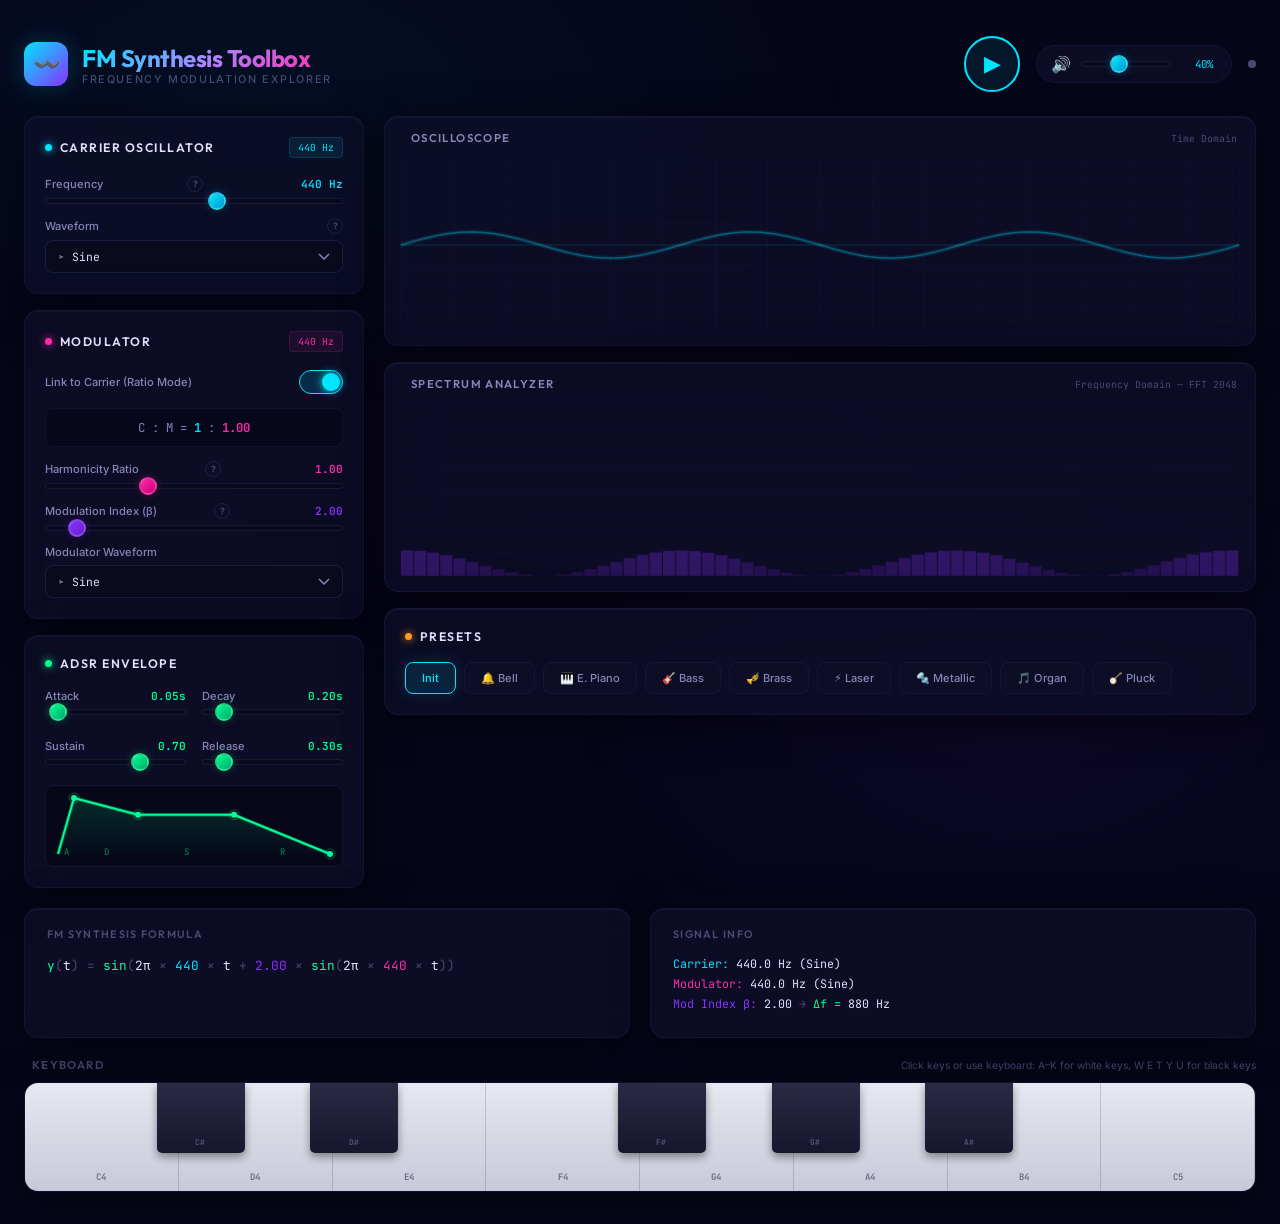
<file: fm_toolbox/index.html>
<!DOCTYPE html>
<html lang="en">
<head>
  <meta charset="UTF-8">
  <meta name="viewport" content="width=device-width, initial-scale=1.0">
  <meta name="description" content="Interactive Frequency Modulation Synthesis Toolbox — explore FM synthesis with real-time audio, waveform visualization, and spectrum analysis.">
  <title>FM Synthesis Toolbox</title>
  <link rel="stylesheet" href="style.css">
  <link rel="icon" href="data:image/svg+xml,<svg xmlns='http://www.w3.org/2000/svg' viewBox='0 0 100 100'><text y='.9em' font-size='90'>〰️</text></svg>">
</head>
<body>

<div id="app">

  <!-- ════════ Header ════════ -->
  <header class="header">
    <div class="header__brand">
      <div class="header__icon">〰️</div>
      <div>
        <h1 class="header__title">FM Synthesis Toolbox</h1>
        <p class="header__subtitle">Frequency Modulation Explorer</p>
      </div>
    </div>
    <div class="header__controls">
      <button id="playBtn" class="play-btn" title="Play / Stop (Space)">▶</button>
      <div class="volume-group">
        <span class="volume-group__icon">🔊</span>
        <input type="range" id="masterVolume" min="0" max="100" value="40">
        <span id="masterVolumeVal" class="volume-group__val">40%</span>
      </div>
      <div class="status-dot" id="statusDot"></div>
    </div>
  </header>

  <!-- ════════ Main Grid ════════ -->
  <div class="main-grid">

    <!-- ──── Left: Controls ──── -->
    <div class="controls-col">

      <!-- Carrier -->
      <section class="panel" id="carrierPanel">
        <div class="panel__header">
          <div class="panel__title"><span class="dot dot--cyan"></span> Carrier Oscillator</div>
          <span class="panel__badge" id="carrierBadge">440 Hz</span>
        </div>
        <div class="ctrl-row">
          <div class="ctrl-row__label">
            Frequency <span class="info-tip" data-tip="The main pitch of the output signal. This is the frequency being modulated.">?</span>
            <span class="ctrl-row__value" id="carrierFreqVal">440.0 Hz</span>
          </div>
          <input type="range" id="carrierFreq" min="0" max="100" value="55" step="0.1">
        </div>
        <div class="ctrl-row">
          <div class="ctrl-row__label">
            Waveform
            <span class="info-tip" data-tip="Shape of the carrier wave. Sine is pure; others add harmonic overtones.">?</span>
          </div>
          <select id="carrierWave" class="wave-select">
            <option value="sine" selected>▹ Sine</option>
            <option value="square">▹ Square</option>
            <option value="sawtooth">▹ Sawtooth</option>
            <option value="triangle">▹ Triangle</option>
          </select>
        </div>
      </section>

      <!-- Modulator -->
      <section class="panel" id="modulatorPanel">
        <div class="panel__header">
          <div class="panel__title"><span class="dot dot--magenta"></span> Modulator</div>
          <span class="panel__badge" style="background:rgba(255,42,170,0.08);color:var(--magenta);border-color:rgba(255,42,170,0.15)" id="modBadge">440 Hz</span>
        </div>

        <div class="toggle-row">
          <span class="toggle-label">Link to Carrier (Ratio Mode)</span>
          <label class="toggle">
            <input type="checkbox" id="ratioMode" checked>
            <span class="toggle__track"></span>
            <span class="toggle__thumb"></span>
          </label>
        </div>

        <div class="ratio-display" id="ratioDisplay">
          C : M = <span class="rc">1</span> : <span class="rm">1</span>
        </div>

        <div class="ctrl-row" id="ratioRow">
          <div class="ctrl-row__label">
            Harmonicity Ratio
            <span class="info-tip" data-tip="Ratio of modulator to carrier frequency. Integer ratios produce harmonic tones; non-integer ratios create inharmonic, bell-like sounds.">?</span>
            <span class="ctrl-row__value ctrl-row__value--magenta" id="ratioVal">1.00</span>
          </div>
          <input type="range" class="magenta" id="ratioSlider" min="0" max="100" value="12.5" step="0.1">
        </div>

        <div class="ctrl-row" id="freeFreqRow" style="display:none;">
          <div class="ctrl-row__label">
            Frequency
            <span class="ctrl-row__value ctrl-row__value--magenta" id="modFreqVal">440.0 Hz</span>
          </div>
          <input type="range" class="magenta" id="modFreq" min="0" max="100" value="55" step="0.1">
        </div>

        <div class="ctrl-row">
          <div class="ctrl-row__label">
            Modulation Index (β)
            <span class="info-tip" data-tip="Controls how much the modulator affects the carrier. Higher values create richer, more complex spectra with more sidebands.">?</span>
            <span class="ctrl-row__value ctrl-row__value--purple" id="modIndexVal">2.00</span>
          </div>
          <input type="range" class="purple" id="modIndex" min="0" max="250" value="20" step="1">
        </div>

        <div class="ctrl-row">
          <div class="ctrl-row__label">Modulator Waveform</div>
          <select id="modWave" class="wave-select">
            <option value="sine" selected>▹ Sine</option>
            <option value="square">▹ Square</option>
            <option value="sawtooth">▹ Sawtooth</option>
            <option value="triangle">▹ Triangle</option>
          </select>
        </div>
      </section>

      <!-- Envelope -->
      <section class="panel" id="envelopePanel">
        <div class="panel__header">
          <div class="panel__title"><span class="dot dot--green"></span> ADSR Envelope</div>
        </div>
        <div class="adsr-grid">
          <div class="ctrl-row">
            <div class="ctrl-row__label">Attack <span class="ctrl-row__value ctrl-row__value--green" id="attackVal">0.05s</span></div>
            <input type="range" class="green" id="attack" min="1" max="2000" value="50">
          </div>
          <div class="ctrl-row">
            <div class="ctrl-row__label">Decay <span class="ctrl-row__value ctrl-row__value--green" id="decayVal">0.20s</span></div>
            <input type="range" class="green" id="decay" min="1" max="2000" value="200">
          </div>
          <div class="ctrl-row">
            <div class="ctrl-row__label">Sustain <span class="ctrl-row__value ctrl-row__value--green" id="sustainVal">0.70</span></div>
            <input type="range" class="green" id="sustain" min="0" max="100" value="70">
          </div>
          <div class="ctrl-row">
            <div class="ctrl-row__label">Release <span class="ctrl-row__value ctrl-row__value--green" id="releaseVal">0.30s</span></div>
            <input type="range" class="green" id="release" min="1" max="3000" value="300">
          </div>
        </div>
        <div class="envelope-canvas-wrap">
          <canvas id="envelopeCanvas" class="envelope-canvas"></canvas>
        </div>
      </section>
    </div>

    <!-- ──── Right: Visuals ──── -->
    <div class="visuals-col">

      <!-- Waveform -->
      <div class="viz-container">
        <div class="viz-container__header">
          <span class="viz-container__title"><span class="dot dot--cyan"></span> Oscilloscope</span>
          <span class="viz-container__info" id="waveInfo">Time Domain</span>
        </div>
        <canvas id="waveformCanvas" class="viz-canvas"></canvas>
      </div>

      <!-- Spectrum -->
      <div class="viz-container">
        <div class="viz-container__header">
          <span class="viz-container__title"><span class="dot dot--magenta"></span> Spectrum Analyzer</span>
          <span class="viz-container__info" id="specInfo">Frequency Domain — FFT 2048</span>
        </div>
        <canvas id="spectrumCanvas" class="viz-canvas"></canvas>
      </div>

      <!-- Presets + Formula -->
      <section class="panel">
        <div class="panel__header">
          <div class="panel__title"><span class="dot dot--orange"></span> Presets</div>
        </div>
        <div class="presets-bar" id="presetsBar">
          <button class="preset-btn active" data-preset="init">Init</button>
          <button class="preset-btn" data-preset="bell">🔔 Bell</button>
          <button class="preset-btn" data-preset="epiano">🎹 E. Piano</button>
          <button class="preset-btn" data-preset="bass">🎸 Bass</button>
          <button class="preset-btn" data-preset="brass">🎺 Brass</button>
          <button class="preset-btn" data-preset="laser">⚡ Laser</button>
          <button class="preset-btn" data-preset="metallic">🔩 Metallic</button>
          <button class="preset-btn" data-preset="organ">🎵 Organ</button>
          <button class="preset-btn" data-preset="pluck">🪕 Pluck</button>
        </div>
      </section>

    </div>
  </div>

  <!-- ════════ Bottom ════════ -->
  <div class="bottom-grid">

    <!-- Formula -->
    <div class="formula-box">
      <div class="formula-box__title">FM Synthesis Formula</div>
      <div class="formula-box__content" id="formulaContent">
        <span class="f-fn">y</span><span class="f-op">(</span>t<span class="f-op">) = </span>
        <span class="f-fn">sin</span><span class="f-op">(</span>2π <span class="f-op">×</span>
        <span class="f-carrier" id="fCarrier">440</span>
        <span class="f-op"> × </span>t
        <span class="f-op"> + </span>
        <span class="f-index" id="fIndex">2.00</span>
        <span class="f-op"> × </span>
        <span class="f-fn">sin</span><span class="f-op">(</span>2π <span class="f-op">×</span>
        <span class="f-mod" id="fMod">440</span>
        <span class="f-op"> × </span>t<span class="f-op">))</span>
      </div>
    </div>

    <!-- Keyboard hint -->
    <div class="formula-box">
      <div class="formula-box__title">Signal Info</div>
      <div class="formula-box__content" id="signalInfo" style="white-space:normal; line-height:1.7; font-size:0.78rem;">
        <span class="f-carrier">Carrier:</span> <span id="sigCarrier">440.0 Hz (Sine)</span><br>
        <span class="f-mod">Modulator:</span> <span id="sigMod">440.0 Hz (Sine)</span><br>
        <span class="f-index">Mod Index β:</span> <span id="sigIndex">2.00</span>
        <span class="f-op"> → </span>
        <span class="f-fn">Δf = </span><span id="sigDeviation">880 Hz</span>
      </div>
    </div>

  </div>

  <!-- ════════ Keyboard ════════ -->
  <section class="keyboard-section">
    <div class="keyboard-section__header">
      <span class="keyboard-section__title"><span class="dot dot--cyan"></span> Keyboard</span>
      <span class="keyboard-section__hint">Click keys or use keyboard: A–K for white keys, W E T Y U for black keys</span>
    </div>
    <div class="keyboard" id="keyboard">
      <!-- White keys -->
      <div class="key" data-note="C4"  data-freq="261.63"><span class="key__label">C4</span></div>
      <div class="key" data-note="D4"  data-freq="293.66"><span class="key__label">D4</span></div>
      <div class="key" data-note="E4"  data-freq="329.63"><span class="key__label">E4</span></div>
      <div class="key" data-note="F4"  data-freq="349.23"><span class="key__label">F4</span></div>
      <div class="key" data-note="G4"  data-freq="392.00"><span class="key__label">G4</span></div>
      <div class="key" data-note="A4"  data-freq="440.00"><span class="key__label">A4</span></div>
      <div class="key" data-note="B4"  data-freq="493.88"><span class="key__label">B4</span></div>
      <div class="key" data-note="C5"  data-freq="523.25"><span class="key__label">C5</span></div>
      <!-- Black keys -->
      <div class="key key--black" data-note="C#4" data-freq="277.18" style="left:10.71%"><span class="key__label">C#</span></div>
      <div class="key key--black" data-note="D#4" data-freq="311.13" style="left:23.21%"><span class="key__label">D#</span></div>
      <div class="key key--black" data-note="F#4" data-freq="369.99" style="left:48.21%"><span class="key__label">F#</span></div>
      <div class="key key--black" data-note="G#4" data-freq="415.30" style="left:60.71%"><span class="key__label">G#</span></div>
      <div class="key key--black" data-note="A#4" data-freq="466.16" style="left:73.21%"><span class="key__label">A#</span></div>
    </div>
  </section>

</div>

<script src="app.js"></script>
</body>
</html>
</file>
<file: fm_toolbox/style.css>
/* ═══════════════════════════════════════════════════════
   FM Synthesis Toolbox — Design System
   ═══════════════════════════════════════════════════════ */

@import url('https://fonts.googleapis.com/css2?family=Inter:wght@300;400;500;600;700&family=JetBrains+Mono:wght@400;500;600&family=Outfit:wght@400;500;600;700&display=swap');

/* ── Variables ── */
:root {
  --bg-deep: #06061a;
  --bg-primary: #0a0a22;
  --bg-card: rgba(14, 14, 40, 0.82);
  --bg-card-alt: rgba(20, 18, 50, 0.75);
  --bg-input: rgba(10, 10, 30, 0.9);
  --border: rgba(80, 80, 180, 0.12);
  --border-active: rgba(0, 230, 255, 0.35);

  --cyan: #00e5ff;
  --cyan-dim: #007a8a;
  --magenta: #ff2aaa;
  --magenta-dim: #8a1060;
  --purple: #8833ff;
  --green: #00ff94;
  --orange: #ff9922;
  --yellow: #ffe033;
  --red: #ff3355;

  --text: #e0e0fa;
  --text-secondary: #8585b8;
  --text-dim: #4a4a72;

  --font: 'Inter', system-ui, sans-serif;
  --font-display: 'Outfit', sans-serif;
  --font-mono: 'JetBrains Mono', monospace;

  --radius: 14px;
  --radius-sm: 8px;
  --radius-xs: 5px;

  --glow-cyan: 0 0 24px rgba(0, 229, 255, 0.18), 0 0 60px rgba(0, 229, 255, 0.06);
  --glow-magenta: 0 0 24px rgba(255, 42, 170, 0.18), 0 0 60px rgba(255, 42, 170, 0.06);
  --glow-purple: 0 0 24px rgba(136, 51, 255, 0.18);
  --card-shadow: 0 8px 40px rgba(0, 0, 0, 0.55), inset 0 1px 0 rgba(255,255,255,0.04);
}

/* ── Reset ── */
*, *::before, *::after { box-sizing: border-box; margin: 0; padding: 0; }

html {
  font-size: 15px;
  scroll-behavior: smooth;
}

body {
  font-family: var(--font);
  background: var(--bg-deep);
  color: var(--text);
  min-height: 100vh;
  overflow-x: hidden;
  -webkit-font-smoothing: antialiased;
}

/* Animated background */
body::before {
  content: '';
  position: fixed; inset: 0;
  background:
    radial-gradient(ellipse 80% 60% at 20% 10%, rgba(0, 229, 255, 0.04) 0%, transparent 60%),
    radial-gradient(ellipse 60% 50% at 80% 80%, rgba(136, 51, 255, 0.05) 0%, transparent 60%),
    radial-gradient(ellipse 50% 40% at 50% 50%, rgba(255, 42, 170, 0.03) 0%, transparent 70%);
  pointer-events: none;
  z-index: 0;
}

/* ── Layout ── */
#app {
  position: relative;
  z-index: 1;
  max-width: 1380px;
  margin: 0 auto;
  padding: 20px 24px 32px;
}

/* ── Header ── */
.header {
  display: flex;
  align-items: center;
  justify-content: space-between;
  gap: 20px;
  padding: 16px 0 24px;
  flex-wrap: wrap;
}

.header__brand {
  display: flex;
  align-items: center;
  gap: 14px;
}

.header__icon {
  width: 44px; height: 44px;
  background: linear-gradient(135deg, var(--cyan), var(--purple));
  border-radius: 12px;
  display: flex; align-items: center; justify-content: center;
  font-size: 22px;
  box-shadow: var(--glow-cyan);
  animation: iconPulse 3s ease-in-out infinite;
}

@keyframes iconPulse {
  0%, 100% { box-shadow: var(--glow-cyan); }
  50% { box-shadow: 0 0 30px rgba(0,229,255,0.3), 0 0 70px rgba(0,229,255,0.1); }
}

.header__title {
  font-family: var(--font-display);
  font-size: 1.6rem;
  font-weight: 700;
  background: linear-gradient(135deg, var(--cyan), #aa88ff, var(--magenta));
  -webkit-background-clip: text;
  -webkit-text-fill-color: transparent;
  background-clip: text;
  letter-spacing: -0.02em;
}

.header__subtitle {
  font-size: 0.72rem;
  color: var(--text-dim);
  text-transform: uppercase;
  letter-spacing: 0.15em;
  font-weight: 500;
}

.header__controls {
  display: flex;
  align-items: center;
  gap: 16px;
}

/* ── Play Button ── */
.play-btn {
  width: 56px; height: 56px;
  border-radius: 50%;
  border: 2px solid var(--cyan);
  background: rgba(0, 229, 255, 0.08);
  color: var(--cyan);
  font-size: 22px;
  cursor: pointer;
  display: flex; align-items: center; justify-content: center;
  transition: all 0.25s ease;
  position: relative;
  flex-shrink: 0;
}

.play-btn:hover {
  background: rgba(0, 229, 255, 0.18);
  box-shadow: var(--glow-cyan);
  transform: scale(1.06);
}

.play-btn.active {
  border-color: var(--magenta);
  background: rgba(255, 42, 170, 0.15);
  color: var(--magenta);
  animation: playPulse 1.5s ease-in-out infinite;
}

@keyframes playPulse {
  0%, 100% { box-shadow: 0 0 12px rgba(255,42,170,0.2); }
  50% { box-shadow: 0 0 28px rgba(255,42,170,0.4), 0 0 60px rgba(255,42,170,0.1); }
}

/* ── Volume ── */
.volume-group {
  display: flex;
  align-items: center;
  gap: 10px;
  background: var(--bg-card);
  border: 1px solid var(--border);
  border-radius: 30px;
  padding: 8px 18px 8px 14px;
  backdrop-filter: blur(12px);
}

.volume-group__icon {
  font-size: 16px;
  color: var(--text-secondary);
}

.volume-group input[type="range"] {
  width: 90px;
}

.volume-group__val {
  font-family: var(--font-mono);
  font-size: 0.72rem;
  color: var(--cyan);
  min-width: 32px;
  text-align: right;
}

/* ── Main Grid ── */
.main-grid {
  display: grid;
  grid-template-columns: 340px 1fr;
  gap: 20px;
  margin-bottom: 20px;
}

.controls-col {
  display: flex;
  flex-direction: column;
  gap: 16px;
}

.visuals-col {
  display: flex;
  flex-direction: column;
  gap: 16px;
}

/* ── Panel / Card ── */
.panel {
  background: var(--bg-card);
  border: 1px solid var(--border);
  border-radius: var(--radius);
  padding: 20px;
  backdrop-filter: blur(16px);
  box-shadow: var(--card-shadow);
  transition: border-color 0.3s ease;
}

.panel:hover {
  border-color: rgba(100, 100, 200, 0.2);
}

.panel__header {
  display: flex;
  align-items: center;
  justify-content: space-between;
  margin-bottom: 18px;
}

.panel__title {
  font-family: var(--font-display);
  font-size: 0.82rem;
  font-weight: 600;
  text-transform: uppercase;
  letter-spacing: 0.12em;
  display: flex;
  align-items: center;
  gap: 8px;
}

.panel__title .dot {
  width: 7px; height: 7px;
  border-radius: 50%;
  display: inline-block;
}

.dot--cyan { background: var(--cyan); box-shadow: 0 0 8px var(--cyan); }
.dot--magenta { background: var(--magenta); box-shadow: 0 0 8px var(--magenta); }
.dot--purple { background: var(--purple); box-shadow: 0 0 8px var(--purple); }
.dot--green { background: var(--green); box-shadow: 0 0 8px var(--green); }
.dot--orange { background: var(--orange); box-shadow: 0 0 8px var(--orange); }

.panel__badge {
  font-family: var(--font-mono);
  font-size: 0.65rem;
  padding: 3px 8px;
  border-radius: 4px;
  background: rgba(0,229,255,0.08);
  color: var(--cyan);
  border: 1px solid rgba(0,229,255,0.15);
}

/* ── Control Row ── */
.ctrl-row {
  display: flex;
  flex-direction: column;
  gap: 6px;
  margin-bottom: 14px;
}

.ctrl-row:last-child { margin-bottom: 0; }

.ctrl-row__label {
  display: flex;
  align-items: center;
  justify-content: space-between;
  font-size: 0.74rem;
  color: var(--text-secondary);
  font-weight: 500;
}

.ctrl-row__value {
  font-family: var(--font-mono);
  font-size: 0.74rem;
  font-weight: 600;
  color: var(--cyan);
  min-width: 60px;
  text-align: right;
}

.ctrl-row__value--magenta { color: var(--magenta); }
.ctrl-row__value--purple { color: var(--purple); }
.ctrl-row__value--green { color: var(--green); }
.ctrl-row__value--orange { color: var(--orange); }

/* ── Range Slider ── */
input[type="range"] {
  -webkit-appearance: none;
  appearance: none;
  width: 100%;
  height: 6px;
  border-radius: 3px;
  background: var(--bg-input);
  outline: none;
  cursor: pointer;
  border: 1px solid rgba(60,60,120,0.3);
  transition: border-color 0.2s;
}

input[type="range"]:hover {
  border-color: rgba(0, 229, 255, 0.3);
}

input[type="range"]::-webkit-slider-thumb {
  -webkit-appearance: none;
  width: 18px; height: 18px;
  border-radius: 50%;
  background: linear-gradient(135deg, var(--cyan), #0099cc);
  border: 2px solid rgba(255,255,255,0.15);
  cursor: pointer;
  box-shadow: 0 0 10px rgba(0,229,255,0.3), 0 2px 6px rgba(0,0,0,0.4);
  transition: transform 0.15s, box-shadow 0.15s;
}

input[type="range"]::-webkit-slider-thumb:hover {
  transform: scale(1.15);
  box-shadow: 0 0 18px rgba(0,229,255,0.5), 0 2px 8px rgba(0,0,0,0.5);
}

input[type="range"]:active::-webkit-slider-thumb {
  transform: scale(1.05);
}

input[type="range"].magenta::-webkit-slider-thumb {
  background: linear-gradient(135deg, var(--magenta), #cc0077);
  box-shadow: 0 0 10px rgba(255,42,170,0.3), 0 2px 6px rgba(0,0,0,0.4);
}

input[type="range"].purple::-webkit-slider-thumb {
  background: linear-gradient(135deg, var(--purple), #6622cc);
  box-shadow: 0 0 10px rgba(136,51,255,0.3), 0 2px 6px rgba(0,0,0,0.4);
}

input[type="range"].green::-webkit-slider-thumb {
  background: linear-gradient(135deg, var(--green), #00aa66);
  box-shadow: 0 0 10px rgba(0,255,148,0.3), 0 2px 6px rgba(0,0,0,0.4);
}

input[type="range"].orange::-webkit-slider-thumb {
  background: linear-gradient(135deg, var(--orange), #cc7700);
  box-shadow: 0 0 10px rgba(255,153,34,0.3), 0 2px 6px rgba(0,0,0,0.4);
}

/* Firefox */
input[type="range"]::-moz-range-thumb {
  width: 18px; height: 18px;
  border-radius: 50%;
  background: linear-gradient(135deg, var(--cyan), #0099cc);
  border: 2px solid rgba(255,255,255,0.15);
  cursor: pointer;
  box-shadow: 0 0 10px rgba(0,229,255,0.3);
}

/* ── Select / Dropdown ── */
.wave-select {
  width: 100%;
  padding: 8px 12px;
  font-family: var(--font-mono);
  font-size: 0.76rem;
  color: var(--text);
  background: var(--bg-input);
  border: 1px solid rgba(60,60,120,0.35);
  border-radius: var(--radius-sm);
  cursor: pointer;
  outline: none;
  transition: border-color 0.2s, box-shadow 0.2s;
  -webkit-appearance: none;
  appearance: none;
  background-image: url("data:image/svg+xml,%3Csvg xmlns='http://www.w3.org/2000/svg' width='12' height='8'%3E%3Cpath d='M1 1l5 5 5-5' stroke='%238585b8' stroke-width='1.5' fill='none'/%3E%3C/svg%3E");
  background-repeat: no-repeat;
  background-position: right 12px center;
}

.wave-select:hover, .wave-select:focus {
  border-color: var(--border-active);
  box-shadow: 0 0 12px rgba(0,229,255,0.1);
}

.wave-select option {
  background: #14143a;
  color: var(--text);
}

/* ── Toggle ── */
.toggle-row {
  display: flex;
  align-items: center;
  justify-content: space-between;
  margin-bottom: 14px;
}

.toggle-label {
  font-size: 0.74rem;
  color: var(--text-secondary);
  font-weight: 500;
}

.toggle {
  position: relative;
  width: 44px; height: 24px;
  cursor: pointer;
}

.toggle input { display: none; }

.toggle__track {
  position: absolute; inset: 0;
  background: rgba(30, 30, 60, 0.8);
  border: 1px solid rgba(60, 60, 120, 0.4);
  border-radius: 12px;
  transition: all 0.3s ease;
}

.toggle input:checked + .toggle__track {
  background: rgba(0, 229, 255, 0.15);
  border-color: var(--cyan);
}

.toggle__thumb {
  position: absolute;
  top: 3px; left: 3px;
  width: 18px; height: 18px;
  border-radius: 50%;
  background: var(--text-secondary);
  transition: all 0.3s ease;
  pointer-events: none;
}

.toggle input:checked ~ .toggle__thumb {
  left: 23px;
  background: var(--cyan);
  box-shadow: 0 0 8px var(--cyan);
}

/* ── Canvas Containers ── */
.viz-container {
  position: relative;
  border-radius: var(--radius);
  overflow: hidden;
  background: var(--bg-card);
  border: 1px solid var(--border);
  box-shadow: var(--card-shadow);
  backdrop-filter: blur(16px);
}

.viz-container__header {
  display: flex;
  align-items: center;
  justify-content: space-between;
  padding: 14px 18px 0;
}

.viz-container__title {
  font-family: var(--font-display);
  font-size: 0.76rem;
  font-weight: 600;
  text-transform: uppercase;
  letter-spacing: 0.12em;
  color: var(--text-secondary);
  display: flex;
  align-items: center;
  gap: 8px;
}

.viz-container__info {
  font-family: var(--font-mono);
  font-size: 0.65rem;
  color: var(--text-dim);
}

.viz-canvas {
  display: block;
  width: 100%;
  height: 200px;
  padding: 8px;
}

/* ── ADSR Envelope Viz ── */
.envelope-canvas-wrap {
  margin-top: 6px;
  border-radius: var(--radius-sm);
  overflow: hidden;
  border: 1px solid rgba(60, 60, 120, 0.2);
}

.envelope-canvas {
  display: block;
  width: 100%;
  height: 80px;
  background: rgba(5, 5, 18, 0.6);
}

/* ── Presets ── */
.presets-bar {
  display: flex;
  flex-wrap: wrap;
  gap: 8px;
}

.preset-btn {
  font-family: var(--font);
  font-size: 0.74rem;
  font-weight: 500;
  padding: 8px 16px;
  border-radius: 8px;
  border: 1px solid var(--border);
  background: var(--bg-card);
  color: var(--text-secondary);
  cursor: pointer;
  transition: all 0.2s ease;
  backdrop-filter: blur(8px);
  white-space: nowrap;
}

.preset-btn:hover {
  border-color: var(--cyan);
  color: var(--cyan);
  background: rgba(0, 229, 255, 0.06);
  box-shadow: 0 0 14px rgba(0,229,255,0.1);
  transform: translateY(-1px);
}

.preset-btn.active {
  border-color: var(--cyan);
  color: var(--cyan);
  background: rgba(0, 229, 255, 0.1);
  box-shadow: 0 0 16px rgba(0,229,255,0.15);
}

/* ── Formula Display ── */
.formula-box {
  background: var(--bg-card);
  border: 1px solid var(--border);
  border-radius: var(--radius);
  padding: 18px 22px;
  backdrop-filter: blur(16px);
  box-shadow: var(--card-shadow);
}

.formula-box__title {
  font-family: var(--font-display);
  font-size: 0.72rem;
  font-weight: 600;
  text-transform: uppercase;
  letter-spacing: 0.12em;
  color: var(--text-dim);
  margin-bottom: 10px;
}

.formula-box__content {
  font-family: var(--font-mono);
  font-size: 0.85rem;
  line-height: 1.8;
  color: var(--text);
  overflow-x: auto;
  white-space: nowrap;
  padding: 4px 0;
}

.formula-box__content .f-carrier { color: var(--cyan); }
.formula-box__content .f-mod { color: var(--magenta); }
.formula-box__content .f-index { color: var(--purple); }
.formula-box__content .f-op { color: var(--text-dim); }
.formula-box__content .f-fn { color: var(--green); }

/* ── Keyboard ── */
.keyboard-section {
  margin-top: 20px;
}

.keyboard-section__header {
  display: flex;
  align-items: center;
  justify-content: space-between;
  margin-bottom: 10px;
}

.keyboard-section__title {
  font-family: var(--font-display);
  font-size: 0.76rem;
  font-weight: 600;
  text-transform: uppercase;
  letter-spacing: 0.12em;
  color: var(--text-dim);
  display: flex;
  align-items: center;
  gap: 8px;
}

.keyboard-section__hint {
  font-size: 0.68rem;
  color: var(--text-dim);
}

.keyboard {
  display: flex;
  position: relative;
  height: 110px;
  border-radius: var(--radius);
  overflow: hidden;
  box-shadow: var(--card-shadow);
  border: 1px solid var(--border);
  user-select: none;
  -webkit-user-select: none;
}

.key {
  position: relative;
  flex: 1;
  background: linear-gradient(180deg, #e8e8f2 0%, #c8c8d8 100%);
  border-right: 1px solid rgba(80, 80, 120, 0.25);
  cursor: pointer;
  transition: all 0.1s ease;
  display: flex;
  align-items: flex-end;
  justify-content: center;
  padding-bottom: 8px;
  z-index: 1;
}

.key:last-child { border-right: none; }

.key__label {
  font-family: var(--font-mono);
  font-size: 0.6rem;
  color: rgba(40, 40, 80, 0.6);
  font-weight: 600;
  pointer-events: none;
}

.key:hover {
  background: linear-gradient(180deg, #f0f0ff 0%, #d0d0e8 100%);
}

.key:active, .key.active {
  background: linear-gradient(180deg, var(--cyan) 0%, #0099bb 100%);
  box-shadow: inset 0 2px 8px rgba(0,0,0,0.2), 0 0 20px rgba(0,229,255,0.3);
}

.key:active .key__label, .key.active .key__label {
  color: rgba(0, 20, 40, 0.8);
}

.key--black {
  position: absolute;
  width: 7.14%;
  height: 65%;
  background: linear-gradient(180deg, #2a2a44 0%, #16162e 100%);
  border-radius: 0 0 5px 5px;
  border: none;
  border-right: 1px solid rgba(40, 40, 80, 0.4);
  z-index: 2;
  padding-bottom: 6px;
  box-shadow: 0 4px 8px rgba(0,0,0,0.4);
}

.key--black .key__label {
  color: rgba(150, 150, 200, 0.5);
  font-size: 0.52rem;
}

.key--black:hover {
  background: linear-gradient(180deg, #3a3a5c 0%, #222244 100%);
}

.key--black:active, .key--black.active {
  background: linear-gradient(180deg, var(--magenta) 0%, #aa0066 100%);
  box-shadow: inset 0 2px 6px rgba(0,0,0,0.3), 0 0 16px rgba(255,42,170,0.3);
}

.key--black:active .key__label, .key--black.active .key__label {
  color: rgba(255,255,255,0.7);
}

/* ── Bottom Grid ── */
.bottom-grid {
  display: grid;
  grid-template-columns: 1fr 1fr;
  gap: 20px;
}

/* ── ADSR Row ── */
.adsr-grid {
  display: grid;
  grid-template-columns: 1fr 1fr;
  gap: 10px 16px;
}

/* ── Ratio Display ── */
.ratio-display {
  font-family: var(--font-mono);
  font-size: 0.82rem;
  text-align: center;
  padding: 10px;
  background: rgba(5, 5, 18, 0.5);
  border-radius: var(--radius-sm);
  border: 1px solid rgba(60, 60, 120, 0.2);
  margin-bottom: 14px;
  color: var(--text-secondary);
}

.ratio-display span { font-weight: 600; }
.ratio-display .rc { color: var(--cyan); }
.ratio-display .rm { color: var(--magenta); }

/* ── Scrollbar ── */
::-webkit-scrollbar { width: 6px; height: 6px; }
::-webkit-scrollbar-track { background: transparent; }
::-webkit-scrollbar-thumb { background: rgba(80, 80, 140, 0.3); border-radius: 3px; }
::-webkit-scrollbar-thumb:hover { background: rgba(80, 80, 140, 0.5); }

/* ── Responsive ── */
@media (max-width: 900px) {
  .main-grid {
    grid-template-columns: 1fr;
  }
  .bottom-grid {
    grid-template-columns: 1fr;
  }
  .header {
    flex-direction: column;
    align-items: flex-start;
  }
  .header__controls {
    width: 100%;
    justify-content: flex-start;
  }
  #app {
    padding: 12px 14px 24px;
  }
}

@media (max-width: 500px) {
  html { font-size: 13px; }
  .viz-canvas { height: 150px; }
  .keyboard { height: 80px; }
  .play-btn { width: 48px; height: 48px; font-size: 18px; }
}

/* ── Utility Animations ── */
@keyframes fadeIn {
  from { opacity: 0; transform: translateY(10px); }
  to { opacity: 1; transform: translateY(0); }
}

.panel, .viz-container, .formula-box, .keyboard-section {
  animation: fadeIn 0.5s ease backwards;
}

.controls-col .panel:nth-child(1) { animation-delay: 0.05s; }
.controls-col .panel:nth-child(2) { animation-delay: 0.1s; }
.controls-col .panel:nth-child(3) { animation-delay: 0.15s; }
.visuals-col .viz-container:nth-child(1) { animation-delay: 0.08s; }
.visuals-col .viz-container:nth-child(2) { animation-delay: 0.13s; }
.visuals-col > .panel { animation-delay: 0.18s; }
.keyboard-section { animation-delay: 0.22s; }

/* ── Info tooltip ── */
.info-tip {
  display: inline-flex;
  align-items: center;
  justify-content: center;
  width: 16px; height: 16px;
  border-radius: 50%;
  font-size: 0.58rem;
  font-weight: 700;
  color: var(--text-dim);
  border: 1px solid rgba(80,80,140,0.3);
  cursor: help;
  margin-left: 4px;
  transition: all 0.2s;
  position: relative;
}

.info-tip:hover {
  color: var(--cyan);
  border-color: var(--cyan);
}

.info-tip::after {
  content: attr(data-tip);
  position: absolute;
  bottom: calc(100% + 8px);
  left: 50%;
  transform: translateX(-50%);
  background: #1a1a3a;
  color: var(--text);
  font-family: var(--font);
  font-size: 0.68rem;
  font-weight: 400;
  padding: 8px 12px;
  border-radius: 8px;
  border: 1px solid rgba(80,80,140,0.3);
  white-space: nowrap;
  opacity: 0;
  pointer-events: none;
  transition: opacity 0.2s;
  z-index: 100;
  box-shadow: 0 4px 20px rgba(0,0,0,0.5);
  max-width: 240px;
  white-space: normal;
  line-height: 1.4;
}

.info-tip:hover::after {
  opacity: 1;
}

/* ── Status indicator ── */
.status-dot {
  width: 8px; height: 8px;
  border-radius: 50%;
  background: var(--text-dim);
  transition: all 0.3s;
}

.status-dot.active {
  background: var(--green);
  box-shadow: 0 0 10px var(--green);
  animation: blink 1s ease-in-out infinite;
}

@keyframes blink {
  0%, 100% { opacity: 1; }
  50% { opacity: 0.5; }
}
</file>
